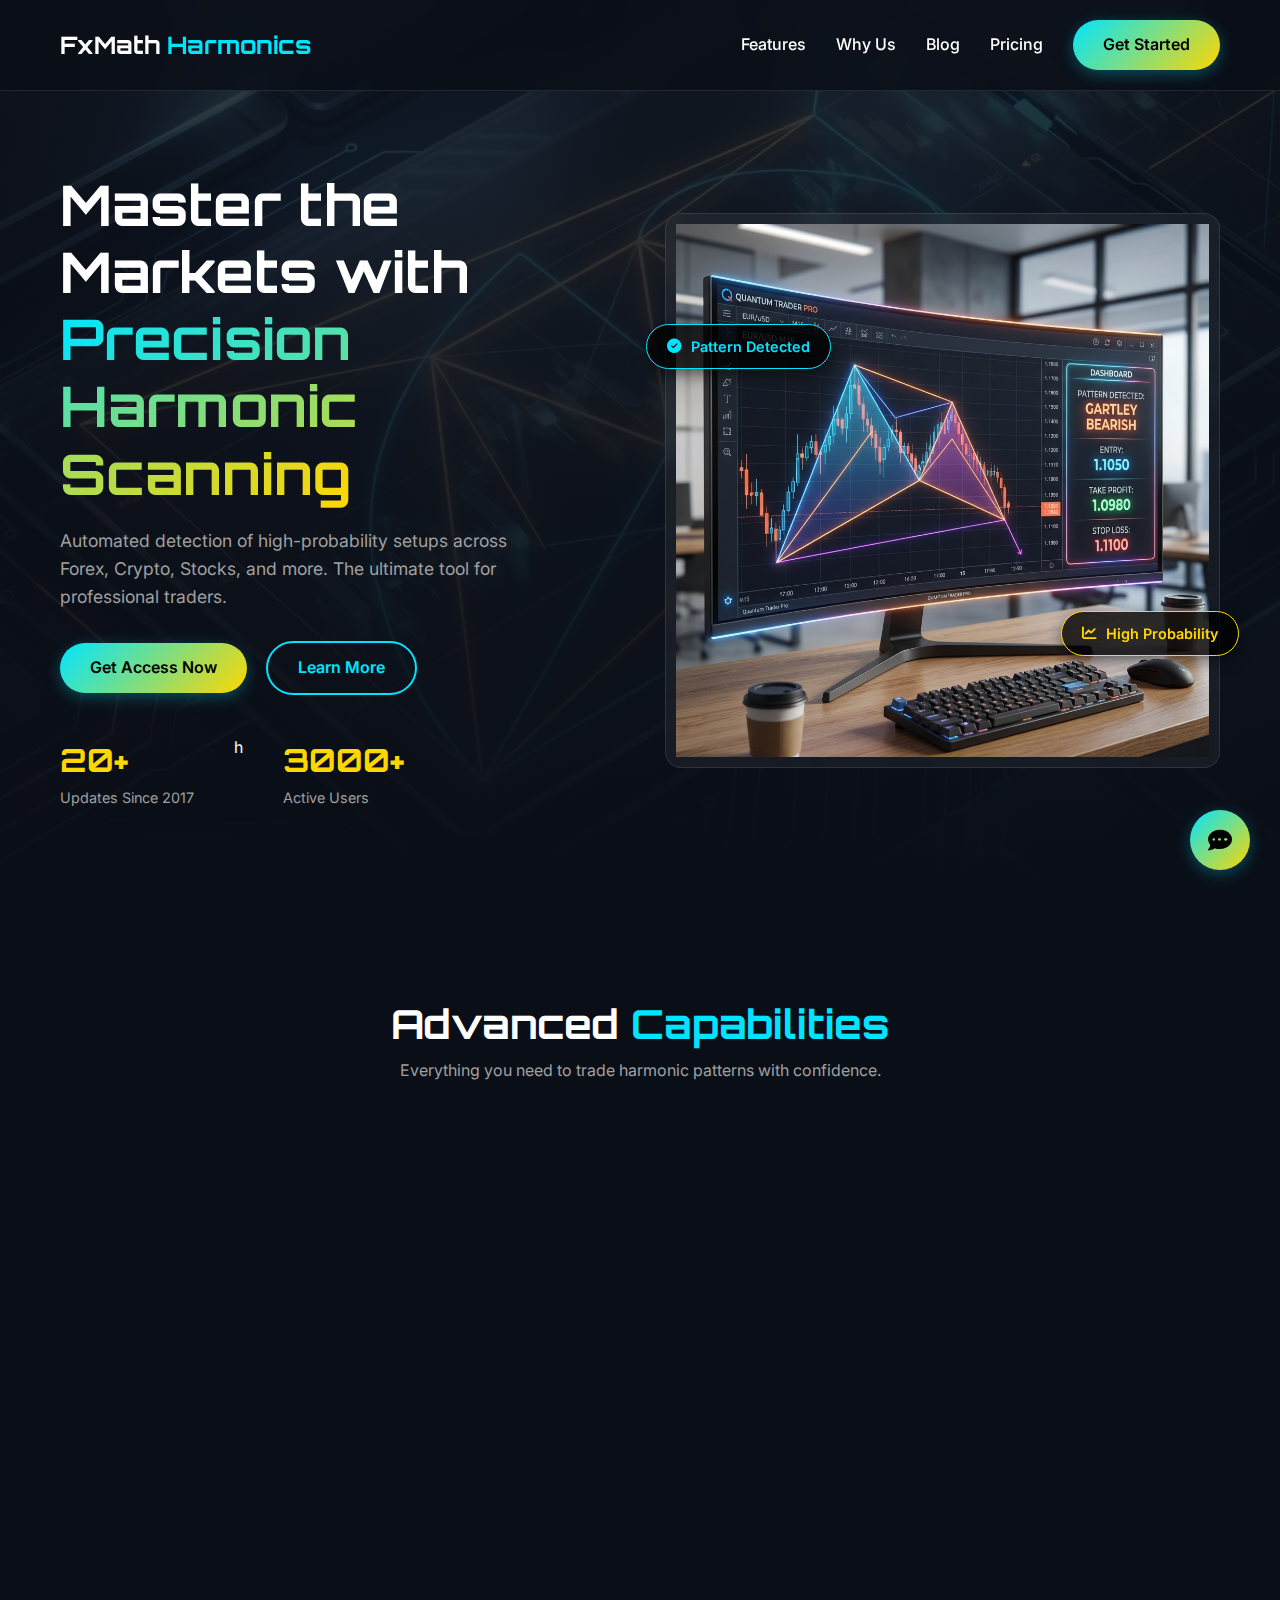
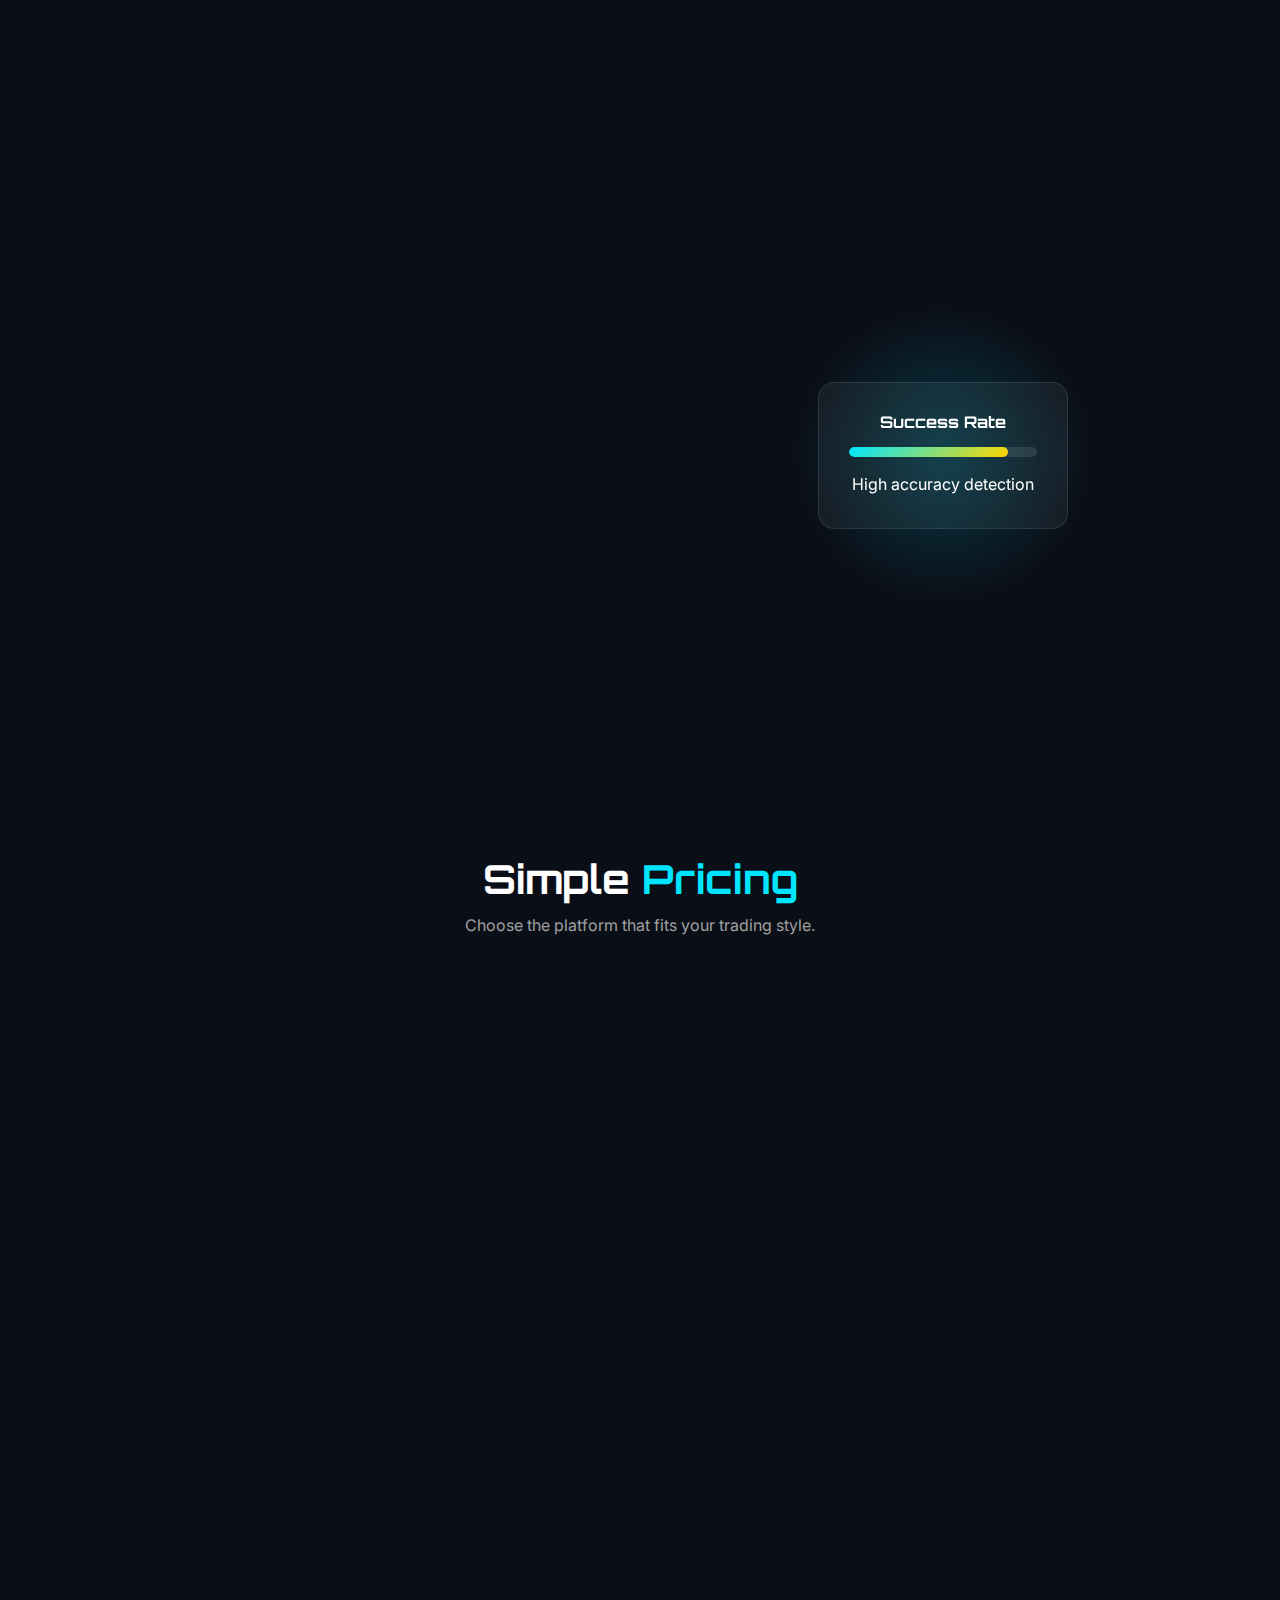
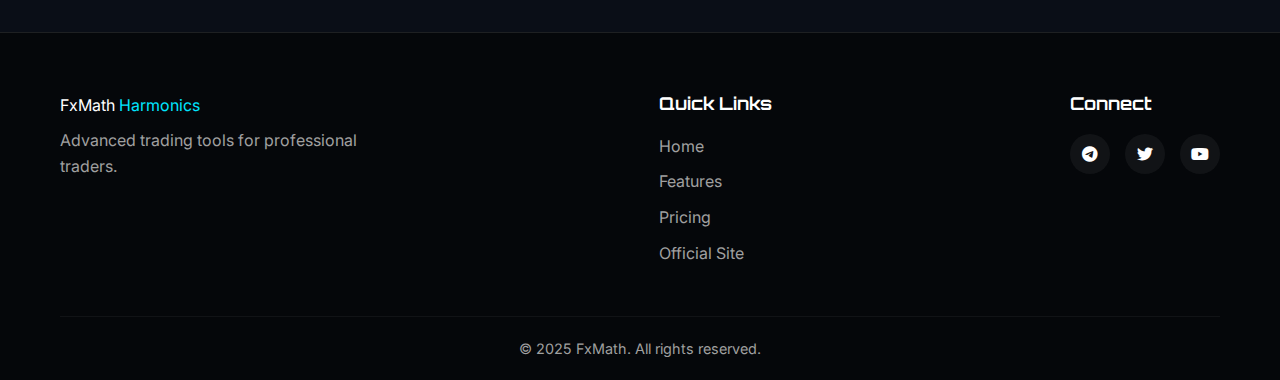
<file: index.html>
<!DOCTYPE html>
<html lang="en">

<head>
    <meta charset="UTF-8">
    <meta name="viewport" content="width=device-width, initial-scale=1.0">
    <title>FxMath Harmonic Patterns Scanner - Precision Trading</title>
    <meta name="description"
        content="Automated Harmonic Pattern Scanner for MT4 and MT5. Detect high-probability setups across Forex, Crypto, Stocks, and more.">
    <link rel="preconnect" href="https://fonts.googleapis.com">
    <link rel="preconnect" href="https://fonts.gstatic.com" crossorigin>
    <link
        href="https://fonts.googleapis.com/css2?family=Inter:wght@300;400;600;700&family=Orbitron:wght@400;700&display=swap"
        rel="stylesheet">
    <link rel="stylesheet" href="style.css">
    <link rel="stylesheet" href="https://cdnjs.cloudflare.com/ajax/libs/font-awesome/6.4.0/css/all.min.css">
</head>

<body>

    <!-- Navigation -->
    <nav class="navbar">
        <div class="container">
            <a href="#" class="logo">FxMath <span class="highlight">Harmonics</span></a>
            <ul class="nav-links">
                <li><a href="#features">Features</a></li>
                <li><a href="#about">Why Us</a></li>
                <li><a href="blog.html">Blog</a></li>
                <li><a href="#pricing">Pricing</a></li>
                <li><a href="#contact" class="btn-primary">Get Started</a></li>
            </ul>
            <div class="hamburger">
                <i class="fas fa-bars"></i>
            </div>
        </div>
    </nav>

    <!-- Hero Section -->
    <header class="hero" id="home">
        <div class="container hero-content">
            <div class="hero-text">
                <h1>Master the Markets with <br><span class="gradient-text">Precision Harmonic Scanning</span></h1>
                <p>Automated detection of high-probability setups across Forex, Crypto, Stocks, and more. The ultimate
                    tool for professional traders.</p>
                <div class="hero-btns">
                    <a href="#pricing" class="btn-primary glow-effect">Get Access Now</a>
                    <a href="#features" class="btn-secondary">Learn More</a>
                </div>
                <div class="stats">
                    <div class="stat-item">
                        <span class="count">20+</span>
                        <span class="label">Updates Since 2017</span>
                    </div>h
                    <div class="stat-item">
                        <span class="count">3000+</span>
                        <span class="label">Active Users</span>
                    </div>
                </div>
            </div>
            <div class="hero-image">
                <div class="image-wrapper glass-card">
                    <img src="assets/scanner-mockup.png" alt="FxMath Harmonic Scanner Interface">
                    <div class="floating-badge badge-1">
                        <i class="fas fa-check-circle"></i> Pattern Detected
                    </div>
                    <div class="floating-badge badge-2">
                        <i class="fas fa-chart-line"></i> High Probability
                    </div>
                </div>
            </div>
        </div>
        <div class="hero-bg-overlay"></div>
    </header>

    <!-- Features Section -->
    <section class="features section-padding" id="features">
        <div class="container">
            <div class="section-header text-center">
                <h2 class="section-title">Advanced <span class="highlight">Capabilities</span></h2>
                <p class="section-subtitle">Everything you need to trade harmonic patterns with confidence.</p>
            </div>

            <div class="features-grid">
                <div class="feature-card glass-card">
                    <div class="icon-box">
                        <i class="fas fa-shapes"></i>
                    </div>
                    <h3>Custom Patterns</h3>
                    <p>Detect major harmonic patterns or define your own custom patterns to suit your strategy.</p>
                </div>

                <div class="feature-card glass-card">
                    <div class="icon-box">
                        <i class="fas fa-globe"></i>
                    </div>
                    <h3>Multi-Market Scan</h3>
                    <p>Works on any market: Forex, Metals, Crypto, Options, Stocks. One tool for all assets.</p>
                </div>

                <div class="feature-card glass-card">
                    <div class="icon-box">
                        <i class="fas fa-bullseye"></i>
                    </div>
                    <h3>3-Level TakeProfit</h3>
                    <p>Automatically calculates 3 levels of Take Profit for flexible risk management.</p>
                </div>

                <div class="feature-card glass-card">
                    <div class="icon-box">
                        <i class="fas fa-pencil-ruler"></i>
                    </div>
                    <h3>Auto-Drawing</h3>
                    <p>Visualizes patterns directly on your chart automatically. No manual drawing needed.</p>
                </div>

                <div class="feature-card glass-card">
                    <div class="icon-box">
                        <i class="fas fa-calendar-alt"></i>
                    </div>
                    <h3>Economic Calendar</h3>
                    <p>Built-in economic calendar to keep you aware of high-impact news events.</p>
                </div>

                <div class="feature-card glass-card">
                    <div class="icon-box">
                        <i class="fas fa-users"></i>
                    </div>
                    <h3>Multi-Account</h3>
                    <p>Works with 3 accounts simultaneously. Switch between them anytime effortlessly.</p>
                </div>
            </div>
        </div>
    </section>

    <!-- Why Choose Us / About -->
    <section class="about section-padding" id="about">
        <div class="container">
            <div class="about-grid">
                <div class="about-content">
                    <h2 class="section-title">Why Choose <span class="highlight">FxMath?</span></h2>
                    <p>Developed in 2017 and continuously improved with over 20 updates, FxMath Harmonics is a
                        battle-tested solution for serious traders.</p>

                    <ul class="benefits-list">
                        <li>
                            <i class="fas fa-check"></i>
                            <div>
                                <strong>Lifetime License</strong>
                                <p>Pay once, own it forever. No recurring monthly fees.</p>
                            </div>
                        </li>
                        <li>
                            <i class="fas fa-check"></i>
                            <div>
                                <strong>Free Updates</strong>
                                <p>Receive all future improvements and features at no extra cost.</p>
                            </div>
                        </li>
                        <li>
                            <i class="fas fa-check"></i>
                            <div>
                                <strong>Dual Platform Support</strong>
                                <p>Available for both MetaTrader 4 (MT4) and MetaTrader 5 (MT5).</p>
                            </div>
                        </li>
                    </ul>
                </div>
                <div class="about-visual">
                    <!-- Abstract visual representation using CSS/SVG or another image -->
                    <div class="visual-circle"></div>
                    <div class="visual-card glass-card">
                        <h4>Success Rate</h4>
                        <div class="progress-bar">
                            <div class="progress" style="width: 85%"></div>
                        </div>
                        <p>High accuracy detection</p>
                    </div>
                </div>
            </div>
        </div>
    </section>

    <!-- Pricing Section -->
    <section class="pricing section-padding" id="pricing">
        <div class="container">
            <div class="section-header text-center">
                <h2 class="section-title">Simple <span class="highlight">Pricing</span></h2>
                <p class="section-subtitle">Choose the platform that fits your trading style.</p>
            </div>

            <div class="pricing-grid">
                <!-- MT4 Standard -->
                <div class="pricing-card glass-card">
                    <div class="card-header">
                        <h3>MT4 Scanner</h3>
                        <div class="price">$69</div>
                        <span class="period">Lifetime</span>
                    </div>
                    <ul class="features-list">
                        <li><i class="fas fa-check"></i> MetaTrader 4 Support</li>
                        <li><i class="fas fa-check"></i> All Harmonic Patterns</li>
                        <li><i class="fas fa-check"></i> Multi-Asset Scanning</li>
                        <li><i class="fas fa-check"></i> Free Updates</li>
                    </ul>
                    <a href="https://fxmath.com/pay/checkout.php?title=FxMath%20Harmonic%20Patterns%20Scanner%20(MT4)&price=69"
                        class="btn-primary btn-block">Buy Now</a>
                    <div class="alt-option">
                        <span>Or pay via Card/PayPal ($99)</span>
                        <a href="https://store.payproglobal.com/checkout?products[1][id]=43417" class="text-link">Secure
                            Checkout</a>
                    </div>
                </div>

                <!-- MT5 Standard -->
                <div class="pricing-card glass-card popular">
                    <div class="popular-badge">Most Popular</div>
                    <div class="card-header">
                        <h3>MT5 Scanner</h3>
                        <div class="price">$69</div>
                        <span class="period">Lifetime</span>
                    </div>
                    <ul class="features-list">
                        <li><i class="fas fa-check"></i> MetaTrader 5 Support</li>
                        <li><i class="fas fa-check"></i> All Harmonic Patterns</li>
                        <li><i class="fas fa-check"></i> Multi-Asset Scanning</li>
                        <li><i class="fas fa-check"></i> Free Updates</li>
                    </ul>
                    <a href="https://fxmath.com/pay/checkout.php?title=FxMath%20Harmonic%20Patterns%20Scanner%20(MT5)&price=69"
                        class="btn-primary btn-block">Buy Now</a>
                    <div class="alt-option">
                        <span>Or pay via Card/PayPal ($99)</span>
                        <a href="https://store.payproglobal.com/checkout?products[1][id]=66464" class="text-link">Secure
                            Checkout</a>
                    </div>
                </div>
            </div>
        </div>
    </section>

    <!-- Footer -->
    <footer class="footer">
        <div class="container">
            <div class="footer-content">
                <div class="footer-logo">
                    <a href="#">FxMath <span class="highlight">Harmonics</span></a>
                    <p>Advanced trading tools for professional traders.</p>
                </div>
                <div class="footer-links">
                    <h4>Quick Links</h4>
                    <ul>
                        <li><a href="#home">Home</a></li>
                        <li><a href="#features">Features</a></li>
                        <li><a href="#pricing">Pricing</a></li>
                        <li><a href="https://www.fxmath.com/fxmath-harmonic-patterns-scanner/">Official Site</a></li>
                    </ul>
                </div>
                <div class="footer-social">
                    <h4>Connect</h4>
                    <div class="social-icons">
                        <a href="#"><i class="fab fa-telegram"></i></a>
                        <a href="#"><i class="fab fa-twitter"></i></a>
                        <a href="#"><i class="fab fa-youtube"></i></a>
                    </div>
                </div>
            </div>
            <div class="footer-bottom">
                <p>&copy; 2025 FxMath. All rights reserved.</p>
            </div>
        </div>
    </footer>

    <!-- Promo Popup -->
    <div id="promo-popup" class="promo-popup hidden">
        <div class="popup-content glass-card">
            <button id="close-popup" class="close-btn"><i class="fas fa-times"></i></button>
            <h3 id="promo-title"></h3>
            <p id="promo-message"></p>
            <div class="promo-code-box">
                <span id="promo-code"></span>
                <button id="copy-code" title="Copy Code"><i class="far fa-copy"></i></button>
            </div>
            <a id="promo-btn" href="#" class="btn-primary"></a>
        </div>
    </div>

    <!-- Floating Social Widget -->
    <div id="social-widget" class="social-widget">
        <div class="social-menu hidden">
            <!-- Links will be injected by JS -->
        </div>
        <button id="social-toggle" class="social-toggle-btn">
            <i class="fas fa-comment-dots"></i>
            <i class="fas fa-times"></i>
        </button>
    </div>

    <script src="script.js"></script>
</body>

</html>
</file>
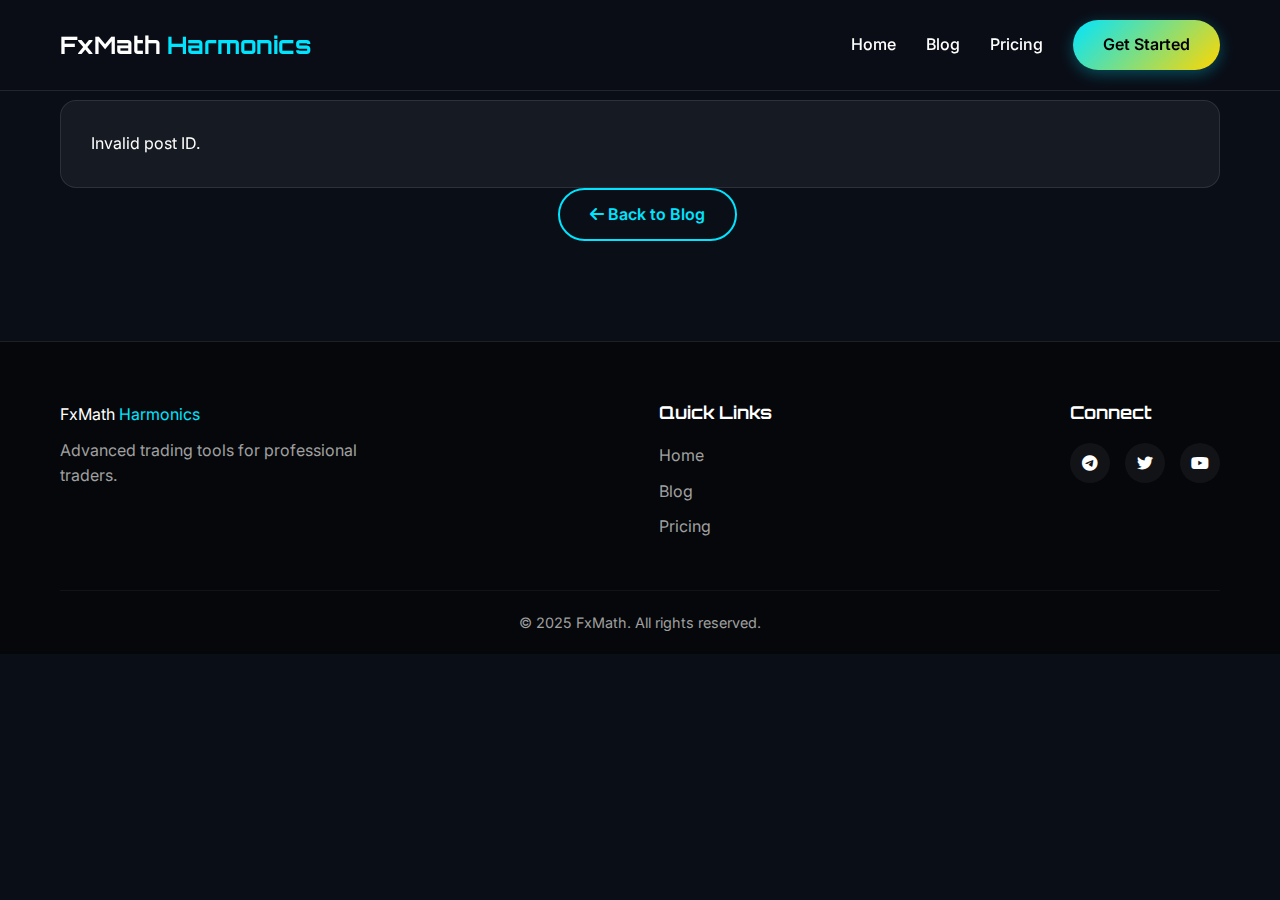
<file: post.html>
<!DOCTYPE html>
<html lang="en">

<head>
    <meta charset="UTF-8">
    <meta name="viewport" content="width=device-width, initial-scale=1.0">
    <title>Post - FxMath Harmonics</title>
    <meta name="description" content="Read our latest article.">
    <link rel="preconnect" href="https://fonts.googleapis.com">
    <link rel="preconnect" href="https://fonts.gstatic.com" crossorigin>
    <link
        href="https://fonts.googleapis.com/css2?family=Inter:wght@300;400;600;700&family=Orbitron:wght@400;700&display=swap"
        rel="stylesheet">
    <link rel="stylesheet" href="style.css">
    <link rel="stylesheet" href="https://cdnjs.cloudflare.com/ajax/libs/font-awesome/6.4.0/css/all.min.css">
</head>

<body>

    <!-- Navigation -->
    <nav class="navbar">
        <div class="container">
            <a href="index.html" class="logo">FxMath <span class="highlight">Harmonics</span></a>
            <ul class="nav-links">
                <li><a href="index.html">Home</a></li>
                <li><a href="blog.html">Blog</a></li>
                <li><a href="index.html#pricing">Pricing</a></li>
                <li><a href="index.html#contact" class="btn-primary">Get Started</a></li>
            </ul>
            <div class="hamburger">
                <i class="fas fa-bars"></i>
            </div>
        </div>
    </nav>

    <!-- Post Content -->
    <article class="post-article section-padding">
        <div class="container">
            <div id="post-content" class="post-container glass-card">
                <!-- Post content will be injected here by JS -->
                <div class="loading-spinner">
                    <i class="fas fa-spinner fa-spin"></i> Loading article...
                </div>
            </div>
            <div class="text-center mt-50">
                <a href="blog.html" class="btn-secondary"><i class="fas fa-arrow-left"></i> Back to Blog</a>
            </div>
        </div>
    </article>

    <!-- Footer -->
    <footer class="footer">
        <div class="container">
            <div class="footer-content">
                <div class="footer-logo">
                    <a href="index.html">FxMath <span class="highlight">Harmonics</span></a>
                    <p>Advanced trading tools for professional traders.</p>
                </div>
                <div class="footer-links">
                    <h4>Quick Links</h4>
                    <ul>
                        <li><a href="index.html">Home</a></li>
                        <li><a href="blog.html">Blog</a></li>
                        <li><a href="index.html#pricing">Pricing</a></li>
                    </ul>
                </div>
                <div class="footer-social">
                    <h4>Connect</h4>
                    <div class="social-icons">
                        <a href="#"><i class="fab fa-telegram"></i></a>
                        <a href="#"><i class="fab fa-twitter"></i></a>
                        <a href="#"><i class="fab fa-youtube"></i></a>
                    </div>
                </div>
            </div>
            <div class="footer-bottom">
                <p>&copy; 2025 FxMath. All rights reserved.</p>
            </div>
        </div>
    </footer>

    <script src="script.js"></script>
    <script src="blog.js"></script>
</body>

</html>
</file>
<file: style.css>
/* Variables & Reset */
:root {
    --primary-color: #00e5ff;
    /* Cyan */
    --secondary-color: #ffd700;
    /* Gold */
    --bg-dark: #0a0e17;
    --bg-card: rgba(255, 255, 255, 0.05);
    --text-main: #ffffff;
    --text-muted: #a0a0a0;
    --glass-border: rgba(255, 255, 255, 0.1);
    --gradient-main: linear-gradient(135deg, #00e5ff 0%, #ffd700 100%);
    --font-main: 'Inter', sans-serif;
    --font-heading: 'Orbitron', sans-serif;
}

* {
    margin: 0;
    padding: 0;
    box-sizing: border-box;
}

body {
    font-family: var(--font-main);
    background-color: var(--bg-dark);
    color: var(--text-main);
    line-height: 1.6;
    overflow-x: hidden;
}

a {
    text-decoration: none;
    color: inherit;
    transition: all 0.3s ease;
}

ul {
    list-style: none;
}

img {
    max-width: 100%;
    display: block;
}

.container {
    max-width: 1200px;
    margin: 0 auto;
    padding: 0 20px;
}

.section-padding {
    padding: 100px 0;
}

/* Typography */
h1,
h2,
h3,
h4 {
    font-family: var(--font-heading);
    font-weight: 700;
    line-height: 1.2;
}

.highlight {
    color: var(--primary-color);
}

.gradient-text {
    background: var(--gradient-main);
    -webkit-background-clip: text;
    -webkit-text-fill-color: transparent;
}

.text-center {
    text-align: center;
}

/* Buttons */
.btn-primary {
    background: var(--gradient-main);
    color: #000;
    padding: 12px 30px;
    border-radius: 50px;
    font-weight: 600;
    display: inline-block;
    border: none;
    cursor: pointer;
    box-shadow: 0 4px 15px rgba(0, 229, 255, 0.3);
}

.btn-primary:hover {
    transform: translateY(-2px);
    box-shadow: 0 6px 20px rgba(0, 229, 255, 0.5);
}

.btn-secondary {
    background: transparent;
    color: var(--primary-color);
    padding: 12px 30px;
    border-radius: 50px;
    font-weight: 600;
    display: inline-block;
    border: 2px solid var(--primary-color);
    margin-left: 15px;
}

.btn-secondary:hover {
    background: rgba(0, 229, 255, 0.1);
}

.btn-block {
    display: block;
    width: 100%;
    text-align: center;
}

/* Glassmorphism */
.glass-card {
    background: var(--bg-card);
    backdrop-filter: blur(10px);
    -webkit-backdrop-filter: blur(10px);
    border: 1px solid var(--glass-border);
    border-radius: 16px;
    padding: 30px;
    transition: transform 0.3s ease, box-shadow 0.3s ease;
}

.glass-card:hover {
    transform: translateY(-5px);
    box-shadow: 0 10px 30px rgba(0, 0, 0, 0.5);
    border-color: rgba(255, 255, 255, 0.2);
}

/* Navbar */
.navbar {
    position: fixed;
    top: 0;
    left: 0;
    width: 100%;
    z-index: 1000;
    padding: 20px 0;
    background: rgba(10, 14, 23, 0.8);
    backdrop-filter: blur(10px);
    border-bottom: 1px solid var(--glass-border);
}

.navbar .container {
    display: flex;
    justify-content: space-between;
    align-items: center;
}

.logo {
    font-family: var(--font-heading);
    font-size: 1.5rem;
    font-weight: 700;
    color: var(--text-main);
}

.nav-links {
    display: flex;
    align-items: center;
    gap: 30px;
}

.nav-links a:not(.btn-primary) {
    font-weight: 500;
    color: var(--text-main);
}

.nav-links a:not(.btn-primary):hover {
    color: var(--primary-color);
}

.hamburger {
    display: none;
    font-size: 1.5rem;
    cursor: pointer;
}

/* Hero Section */
.hero {
    position: relative;
    min-height: 100vh;
    display: flex;
    align-items: center;
    padding-top: 80px;
    overflow: hidden;
    background: url('assets/hero-bg.png') no-repeat center center/cover;
}

.hero-bg-overlay {
    position: absolute;
    top: 0;
    left: 0;
    width: 100%;
    height: 100%;
    background: linear-gradient(to bottom, rgba(10, 14, 23, 0.8), var(--bg-dark));
    z-index: 1;
}

.hero-content {
    position: relative;
    z-index: 2;
    display: flex;
    align-items: center;
    gap: 50px;
}

.hero-text {
    flex: 1;
}

.hero-text h1 {
    font-size: 3.5rem;
    margin-bottom: 20px;
}

.hero-text p {
    font-size: 1.1rem;
    color: var(--text-muted);
    margin-bottom: 30px;
    max-width: 500px;
}

.stats {
    display: flex;
    gap: 40px;
    margin-top: 40px;
}

.stat-item {
    display: flex;
    flex-direction: column;
}

.stat-item .count {
    font-family: var(--font-heading);
    font-size: 2rem;
    font-weight: 700;
    color: var(--secondary-color);
}

.stat-item .label {
    font-size: 0.9rem;
    color: var(--text-muted);
}

.hero-image {
    flex: 1;
    position: relative;
}

.image-wrapper {
    position: relative;
    padding: 10px;
}

.floating-badge {
    position: absolute;
    background: rgba(0, 0, 0, 0.8);
    padding: 10px 20px;
    border-radius: 30px;
    border: 1px solid var(--primary-color);
    font-size: 0.9rem;
    font-weight: 600;
    display: flex;
    align-items: center;
    gap: 10px;
    box-shadow: 0 5px 15px rgba(0, 0, 0, 0.5);
    animation: float 3s ease-in-out infinite;
}

.badge-1 {
    top: 20%;
    left: -20px;
    color: var(--primary-color);
}

.badge-2 {
    bottom: 20%;
    right: -20px;
    color: var(--secondary-color);
    border-color: var(--secondary-color);
    animation-delay: 1.5s;
}

@keyframes float {

    0%,
    100% {
        transform: translateY(0);
    }

    50% {
        transform: translateY(-10px);
    }
}

/* Features Section */
.section-header {
    margin-bottom: 60px;
}

.section-title {
    font-size: 2.5rem;
    margin-bottom: 10px;
}

.section-subtitle {
    color: var(--text-muted);
}

.features-grid {
    display: grid;
    grid-template-columns: repeat(auto-fit, minmax(300px, 1fr));
    gap: 30px;
}

.feature-card {
    text-align: center;
}

.icon-box {
    width: 60px;
    height: 60px;
    background: rgba(0, 229, 255, 0.1);
    border-radius: 50%;
    display: flex;
    align-items: center;
    justify-content: center;
    margin: 0 auto 20px;
    font-size: 1.5rem;
    color: var(--primary-color);
}

.feature-card h3 {
    margin-bottom: 15px;
    font-size: 1.2rem;
}

.feature-card p {
    color: var(--text-muted);
    font-size: 0.95rem;
}

/* About Section */
.about-grid {
    display: grid;
    grid-template-columns: 1fr 1fr;
    gap: 50px;
    align-items: center;
}

.benefits-list {
    margin-top: 30px;
}

.benefits-list li {
    display: flex;
    gap: 15px;
    margin-bottom: 25px;
}

.benefits-list i {
    color: var(--secondary-color);
    font-size: 1.2rem;
    margin-top: 5px;
}

.benefits-list strong {
    display: block;
    margin-bottom: 5px;
    font-size: 1.1rem;
}

.benefits-list p {
    color: var(--text-muted);
    font-size: 0.95rem;
}

.about-visual {
    position: relative;
    height: 400px;
    display: flex;
    align-items: center;
    justify-content: center;
}

.visual-circle {
    width: 300px;
    height: 300px;
    border-radius: 50%;
    background: radial-gradient(circle, rgba(0, 229, 255, 0.2) 0%, rgba(0, 0, 0, 0) 70%);
    position: absolute;
}

.visual-card {
    width: 250px;
    text-align: center;
    position: relative;
    z-index: 2;
}

.progress-bar {
    width: 100%;
    height: 10px;
    background: rgba(255, 255, 255, 0.1);
    border-radius: 5px;
    margin: 15px 0;
    overflow: hidden;
}

.progress {
    height: 100%;
    background: var(--gradient-main);
    border-radius: 5px;
}

/* Pricing Section */
.pricing-grid {
    display: grid;
    grid-template-columns: repeat(auto-fit, minmax(300px, 1fr));
    gap: 30px;
    max-width: 900px;
    margin: 0 auto;
}

.pricing-card {
    display: flex;
    flex-direction: column;
    position: relative;
    overflow: hidden;
}

.popular {
    border-color: var(--secondary-color);
    box-shadow: 0 0 20px rgba(255, 215, 0, 0.1);
}

.popular-badge {
    position: absolute;
    top: 20px;
    right: -30px;
    background: var(--secondary-color);
    color: #000;
    padding: 5px 40px;
    transform: rotate(45deg);
    font-size: 0.8rem;
    font-weight: 700;
}

.card-header {
    text-align: center;
    margin-bottom: 30px;
    padding-bottom: 20px;
    border-bottom: 1px solid var(--glass-border);
}

.card-header h3 {
    font-size: 1.5rem;
    margin-bottom: 10px;
}

.price {
    font-size: 3rem;
    font-weight: 700;
    color: var(--primary-color);
}

.period {
    color: var(--text-muted);
    font-size: 0.9rem;
}

.features-list {
    margin-bottom: 30px;
    flex: 1;
}

.features-list li {
    margin-bottom: 15px;
    display: flex;
    align-items: center;
    gap: 10px;
    color: var(--text-muted);
}

.features-list li i {
    color: var(--secondary-color);
}

.alt-option {
    margin-top: 15px;
    text-align: center;
    font-size: 0.85rem;
    color: var(--text-muted);
}

.text-link {
    color: var(--secondary-color);
    text-decoration: underline;
    margin-left: 5px;
}

/* Footer */
.footer {
    background: #05070a;
    padding: 60px 0 20px;
    border-top: 1px solid var(--glass-border);
}

.footer-content {
    display: flex;
    justify-content: space-between;
    flex-wrap: wrap;
    gap: 40px;
    margin-bottom: 40px;
}

.footer-logo p {
    color: var(--text-muted);
    margin-top: 10px;
    max-width: 300px;
}

.footer-links h4,
.footer-social h4 {
    margin-bottom: 20px;
    font-size: 1.1rem;
}

.footer-links ul li {
    margin-bottom: 10px;
}

.footer-links a {
    color: var(--text-muted);
}

.footer-links a:hover {
    color: var(--primary-color);
}

.social-icons {
    display: flex;
    gap: 15px;
}

.social-icons a {
    width: 40px;
    height: 40px;
    background: rgba(255, 255, 255, 0.05);
    display: flex;
    align-items: center;
    justify-content: center;
    border-radius: 50%;
    color: var(--text-main);
    transition: all 0.3s ease;
}

.social-icons a:hover {
    background: var(--primary-color);
    color: #000;
    transform: translateY(-3px);
}

.footer-bottom {
    text-align: center;
    padding-top: 20px;
    border-top: 1px solid rgba(255, 255, 255, 0.05);
    color: var(--text-muted);
    font-size: 0.9rem;
}

/* Responsive */
@media (max-width: 768px) {
    .nav-links {
        display: none;
        /* Add JS toggle later */
        position: absolute;
        top: 100%;
        left: 0;
        width: 100%;
        background: rgba(10, 14, 23, 0.95);
        flex-direction: column;
        padding: 20px;
        text-align: center;
    }

    .nav-links.active {
        display: flex;
    }

    .hamburger {
        display: block;
    }

    .hero-content {
        flex-direction: column;
        text-align: center;
        padding-top: 40px;
    }

    .hero-text h1 {
        font-size: 2.5rem;
    }

    .hero-text p {
        margin: 0 auto 30px;
    }

    .stats {
        justify-content: center;
    }

    .about-grid {
        grid-template-columns: 1fr;
    }
}

/* Promo Popup */
.promo-popup {
    position: fixed;
    top: 0;
    left: 0;
    width: 100%;
    height: 100%;
    background: rgba(0, 0, 0, 0.8);
    backdrop-filter: blur(5px);
    display: flex;
    align-items: center;
    justify-content: center;
    z-index: 2000;
    opacity: 1;
    transition: opacity 0.3s ease;
}

.promo-popup.hidden {
    opacity: 0;
    pointer-events: none;
}

.popup-content {
    width: 90%;
    max-width: 400px;
    text-align: center;
    position: relative;
    transform: scale(1);
    transition: transform 0.3s ease;
    background: linear-gradient(135deg, rgba(10, 14, 23, 0.95), rgba(0, 229, 255, 0.1));
}

.promo-popup.hidden .popup-content {
    transform: scale(0.8);
}

.close-btn {
    position: absolute;
    top: 15px;
    right: 15px;
    background: none;
    border: none;
    color: var(--text-muted);
    font-size: 1.2rem;
    cursor: pointer;
    transition: color 0.3s ease;
}

.close-btn:hover {
    color: var(--primary-color);
}

.popup-content h3 {
    font-size: 1.8rem;
    margin-bottom: 10px;
    color: var(--secondary-color);
}

.popup-content p {
    color: var(--text-main);
    margin-bottom: 20px;
}

.promo-code-box {
    background: rgba(255, 255, 255, 0.1);
    border: 1px dashed var(--primary-color);
    padding: 10px;
    border-radius: 8px;
    display: flex;
    align-items: center;
    justify-content: center;
    gap: 10px;
    margin-bottom: 20px;
}

#promo-code {
    font-family: var(--font-heading);
    font-size: 1.2rem;
    letter-spacing: 2px;
    color: var(--primary-color);
}

#copy-code {
    background: none;
    border: none;
    color: var(--text-muted);
    cursor: pointer;
    transition: color 0.3s ease;
}

#copy-code:hover {
    color: var(--text-main);
}

/* Floating Social Widget */
.social-widget {
    position: fixed;
    bottom: 30px;
    right: 30px;
    z-index: 1900;
    display: flex;
    flex-direction: column;
    align-items: flex-end;
    gap: 15px;
}

.social-toggle-btn {
    width: 60px;
    height: 60px;
    border-radius: 50%;
    background: var(--gradient-main);
    border: none;
    color: #000;
    font-size: 1.5rem;
    cursor: pointer;
    box-shadow: 0 4px 15px rgba(0, 229, 255, 0.3);
    display: flex;
    align-items: center;
    justify-content: center;
    transition: transform 0.3s ease, box-shadow 0.3s ease;
}

.social-toggle-btn:hover {
    transform: scale(1.1);
    box-shadow: 0 6px 20px rgba(0, 229, 255, 0.5);
}

.social-toggle-btn .fa-times {
    display: none;
}

.social-widget.active .social-toggle-btn .fa-comment-dots {
    display: none;
}

.social-widget.active .social-toggle-btn .fa-times {
    display: block;
}

.social-menu {
    display: flex;
    flex-direction: column;
    gap: 15px;
    opacity: 1;
    transform: translateY(0);
    transition: all 0.3s ease;
}

.social-menu.hidden {
    opacity: 0;
    transform: translateY(20px);
    pointer-events: none;
}

.social-item {
    display: flex;
    align-items: center;
    gap: 10px;
    background: rgba(10, 14, 23, 0.9);
    padding: 10px 20px;
    border-radius: 30px;
    border: 1px solid var(--glass-border);
    color: var(--text-main);
    text-decoration: none;
    box-shadow: 0 4px 10px rgba(0, 0, 0, 0.3);
    transition: all 0.3s ease;
    backdrop-filter: blur(5px);
}

.social-item:hover {
    background: rgba(0, 229, 255, 0.1);
    border-color: var(--primary-color);
    transform: translateX(-5px);
}

.social-item i {
    font-size: 1.2rem;
    width: 25px;
    text-align: center;
}

.social-item span {
    font-weight: 500;
    white-space: nowrap;

    /* Blog System */
    .page-header {
        padding: 150px 0 80px;
        background: url('assets/hero-bg.png') no-repeat center center/cover;
        position: relative;
    }

    .page-header::before {
        content: '';
        position: absolute;
        top: 0;
        left: 0;
        width: 100%;
        height: 100%;
        background: linear-gradient(to bottom, rgba(10, 14, 23, 0.9), var(--bg-dark));
        z-index: 1;
    }

    .page-header .container {
        position: relative;
        z-index: 2;
    }

    .page-header h1 {
        font-size: 3rem;
        margin-bottom: 20px;
    }

    .page-header p {
        color: var(--text-muted);
        font-size: 1.1rem;
    }

    .blog-grid {
        display: grid;
        grid-template-columns: repeat(auto-fit, minmax(300px, 1fr));
        gap: 30px;
    }

    .blog-card {
        overflow: hidden;
        padding: 0;
        display: flex;
        flex-direction: column;
    }

    .blog-image {
        height: 200px;
        overflow: hidden;
    }

    .blog-image img {
        width: 100%;
        height: 100%;
        object-fit: cover;
        transition: transform 0.3s ease;
    }

    .blog-card:hover .blog-image img {
        transform: scale(1.1);
    }

    .blog-content {
        padding: 25px;
        flex: 1;
        display: flex;
        flex-direction: column;
    }

    .blog-meta {
        display: flex;
        gap: 15px;
        font-size: 0.85rem;
        color: var(--text-muted);
        margin-bottom: 15px;
    }

    .blog-meta i {
        color: var(--primary-color);
        margin-right: 5px;
    }

    .blog-card h3 {
        font-size: 1.3rem;
        margin-bottom: 15px;
        line-height: 1.4;
    }

    .blog-card p {
        color: var(--text-muted);
        margin-bottom: 20px;
        flex: 1;
    }

    .read-more {
        color: var(--secondary-color);
        font-weight: 600;
        display: flex;
        align-items: center;
        gap: 10px;
        transition: gap 0.3s ease;
    }

    .read-more:hover {
        gap: 15px;
    }

    /* Single Post */
    .post-article {
        padding-top: 120px;
    }

    .post-container {}

    /* Blog System Redesign */
    .page-header {
        padding: 180px 0 100px;
        background: url('assets/hero-bg.png') no-repeat center center/cover;
        position: relative;
        overflow: hidden;
    }

    .page-header::before {
        content: '';
        position: absolute;
        top: 0;
        left: 0;
        width: 100%;
        height: 100%;
        background: linear-gradient(to bottom, rgba(10, 14, 23, 0.8), var(--bg-dark));
        z-index: 1;
    }

    .page-header .container {
        position: relative;
        z-index: 2;
        animation: fadeInUp 1s ease-out;
    }

    .page-header h1 {
        font-size: 3.5rem;
        margin-bottom: 20px;
        background: var(--gradient-main);
        -webkit-background-clip: text;
        -webkit-text-fill-color: transparent;
        text-shadow: 0 0 30px rgba(0, 229, 255, 0.3);
    }

    .page-header p {
        color: var(--text-muted);
        font-size: 1.2rem;
        max-width: 600px;
        margin: 0 auto;
    }

    @keyframes fadeInUp {
        from {
            opacity: 0;
            transform: translateY(20px);
        }

        to {
            opacity: 1;
            transform: translateY(0);
        }
    }

    .blog-grid {
        display: grid;
        grid-template-columns: repeat(auto-fit, minmax(350px, 1fr));
        gap: 40px;
    }

    .blog-card {
        overflow: hidden;
        padding: 0;
        display: flex;
        flex-direction: column;
        background: rgba(255, 255, 255, 0.03);
        border: 1px solid rgba(255, 255, 255, 0.05);
        transition: all 0.4s cubic-bezier(0.175, 0.885, 0.32, 1.275);
    }

    .blog-card:hover {
        transform: translateY(-10px);
        box-shadow: 0 15px 30px rgba(0, 229, 255, 0.15);
        border-color: rgba(0, 229, 255, 0.3);
    }

    .blog-image {
        height: 240px;
        overflow: hidden;
        position: relative;
    }

    .blog-image img {
        width: 100%;
        height: 100%;
        object-fit: cover;
        transition: transform 0.6s ease;
    }

    .blog-card:hover .blog-image img {
        transform: scale(1.15);
    }

    .blog-image::after {
        content: '';
        position: absolute;
        top: 0;
        left: 0;
        width: 100%;
        height: 100%;
        background: linear-gradient(to top, rgba(10, 14, 23, 0.8), transparent);
        opacity: 0.6;
    }

    .blog-content {
        padding: 30px;
        flex: 1;
        display: flex;
        flex-direction: column;
    }

    .blog-meta {
        display: flex;
        gap: 15px;
        font-size: 0.8rem;
        color: var(--text-muted);
        margin-bottom: 20px;
        text-transform: uppercase;
        letter-spacing: 1px;
    }

    .blog-meta span {
        background: rgba(255, 255, 255, 0.05);
        padding: 5px 10px;
        border-radius: 20px;
        display: flex;
        align-items: center;
        gap: 5px;
    }

    .blog-meta i {
        color: var(--secondary-color);
    }

    .blog-card h3 {
        font-family: var(--font-heading);
        font-size: 1.5rem;
        margin-bottom: 15px;
        line-height: 1.4;
        color: var(--text-main);
        transition: color 0.3s ease;
    }

    .blog-card:hover h3 {
        color: var(--primary-color);
    }

    .blog-card p {
        color: var(--text-muted);
        margin-bottom: 25px;
        flex: 1;
        line-height: 1.7;
    }

    .read-more {
        color: var(--text-main);
        font-weight: 600;
        display: inline-flex;
        align-items: center;
        gap: 10px;
        padding: 10px 0;
        position: relative;
        transition: all 0.3s ease;
    }

    .read-more::after {
        content: '';
        position: absolute;
        bottom: 0;
        left: 0;
        width: 0;
        height: 2px;
        background: var(--gradient-main);
        transition: width 0.3s ease;
    }

    .read-more:hover {
        color: var(--primary-color);
        gap: 15px;
    }

    .read-more:hover::after {
        width: 100%;
    }

    /* Single Post Redesign */
    .post-article {
        padding-top: 150px;
    }

    .post-container {
        padding: 60px;
        background: rgba(10, 14, 23, 0.6);
        backdrop-filter: blur(20px);
        border: 1px solid rgba(255, 255, 255, 0.05);
        box-shadow: 0 20px 50px rgba(0, 0, 0, 0.5);
    }

    .post-header {
        text-align: center;
        margin-bottom: 60px;
        max-width: 800px;
        margin-left: auto;
        margin-right: auto;
    }

    .post-header h1 {
        font-size: 3rem;
        margin-bottom: 30px;
        line-height: 1.2;
        background: var(--gradient-main);
        -webkit-background-clip: text;
        -webkit-text-fill-color: transparent;
        text-align: center;
    }

    .post-header .blog-meta {
        justify-content: center;
    }

    .post-image-large {
        width: 100%;
        height: 500px;
        border-radius: 20px;
        overflow: hidden;
        margin-bottom: 60px;
        box-shadow: 0 20px 40px rgba(0, 0, 0, 0.3);
    }

    .post-body {
        font-size: 1.15rem;
        line-height: 1.9;
        color: #d0d0d0;
        max-width: 800px;
        margin: 0 auto;
    }

    .post-body h2,
    .post-body h3 {
        color: var(--text-main);
        margin: 50px 0 25px;
        font-family: var(--font-heading);
    }

    .post-body h2 {
        font-size: 2rem;
    }

    .post-body h3 {
        font-size: 1.5rem;
    }

    .post-body p {
        margin-bottom: 25px;
    }

    .post-body blockquote {
        border-left: 4px solid var(--secondary-color);
        padding-left: 25px;
        margin: 40px 0;
        font-style: italic;
        color: var(--text-main);
        font-size: 1.3rem;
        background: rgba(255, 255, 255, 0.02);
        padding: 30px;
        border-radius: 0 10px 10px 0;
    }

    .post-body img {
        border-radius: 10px;
        box-shadow: 0 10px 30px rgba(0, 0, 0, 0.3);
    }

    @media (max-width: 768px) {
        .page-header h1 {
            font-size: 2.5rem;
        }

        .blog-grid {
            grid-template-columns: 1fr;
        }

        .post-header h1 {
            font-size: 2.2rem;
        }

        .post-image-large {
            height: 300px;
        }

        .post-container {
            padding: 30px;
        }

        .post-body {
            font-size: 1.1rem;
            line-height: 1.8;
            color: var(--text-muted);
        }

        .post-body h2,
        .post-body h3 {
            color: var(--text-main);
            margin: 30px 0 15px;
        }

        .post-body p {
            margin-bottom: 20px;
        }

        .post-body ul {
            list-style: disc;
            padding-left: 20px;
            margin-bottom: 20px;
        }

        .post-body li {
            margin-bottom: 10px;
        }

        .mt-50 {
            margin-top: 50px;
        }

        .error-msg {
            text-align: center;
            color: #ff4d4d;
            font-size: 1.2rem;
            padding: 20px;
        }

        .loading-spinner {
            text-align: center;
            color: var(--primary-color);
            font-size: 1.2rem;
            padding: 40px;
        }

        @media (max-width: 768px) {
            .post-image-large {
                height: 250px;
            }

            .post-header h1 {
                font-size: 2rem;
            }
        }

        /* Responsive */
        @media (max-width: 768px) {
            .social-widget {
                bottom: 20px;
                right: 20px;
            }

            .social-toggle-btn {
                width: 50px;
                height: 50px;
                font-size: 1.2rem;
            }
        }
</file>
